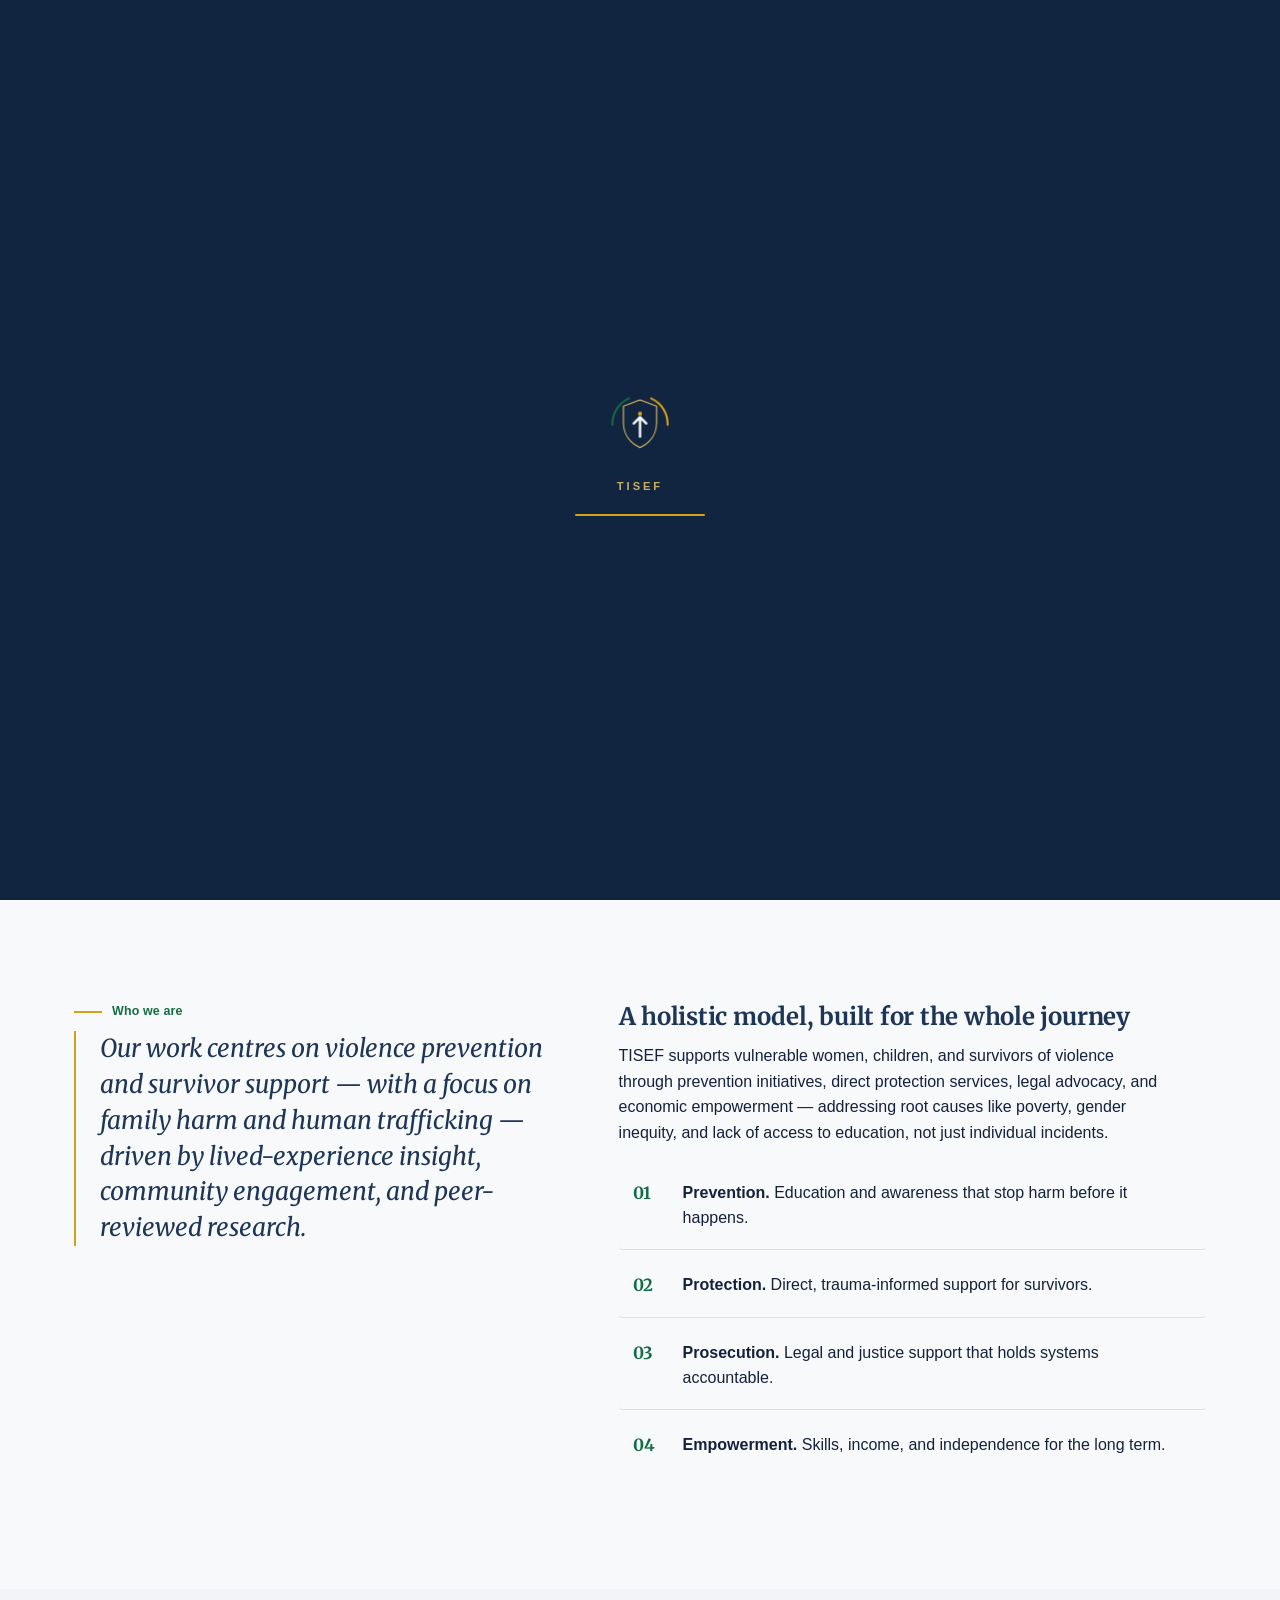
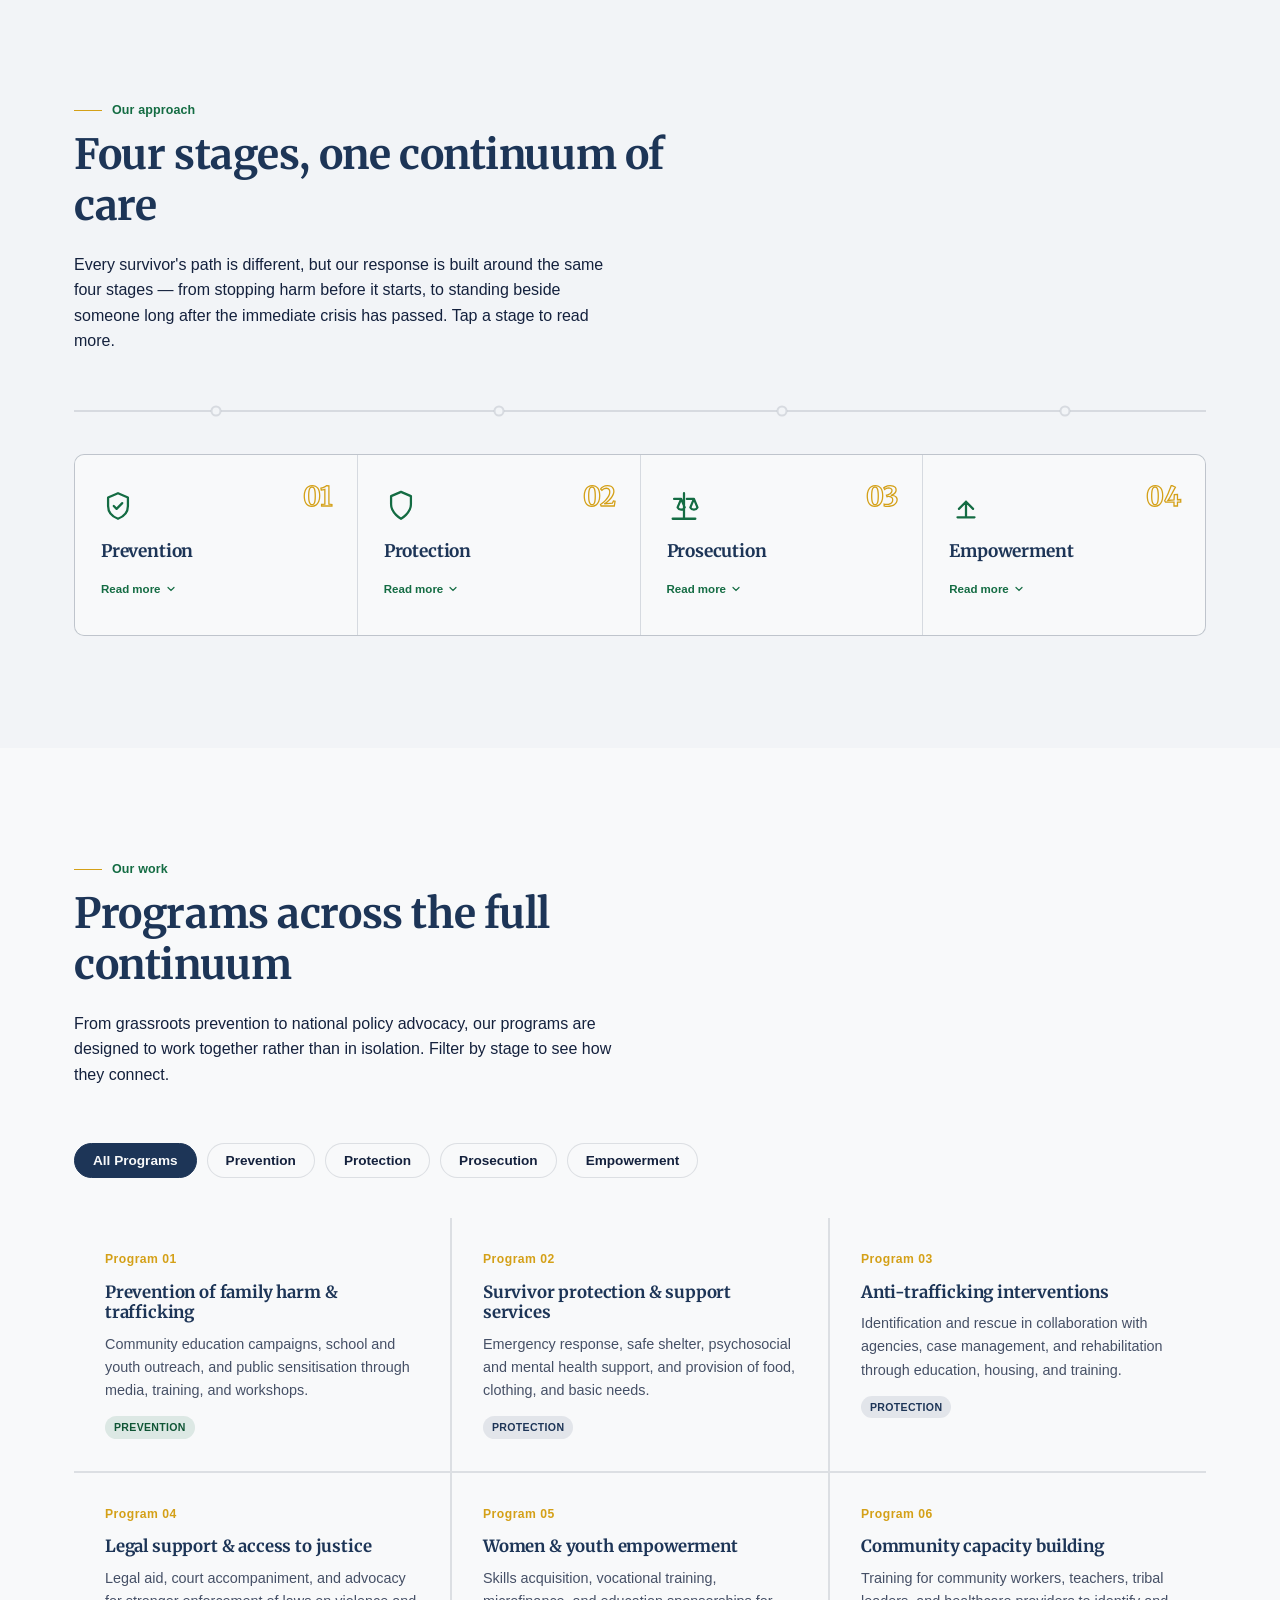
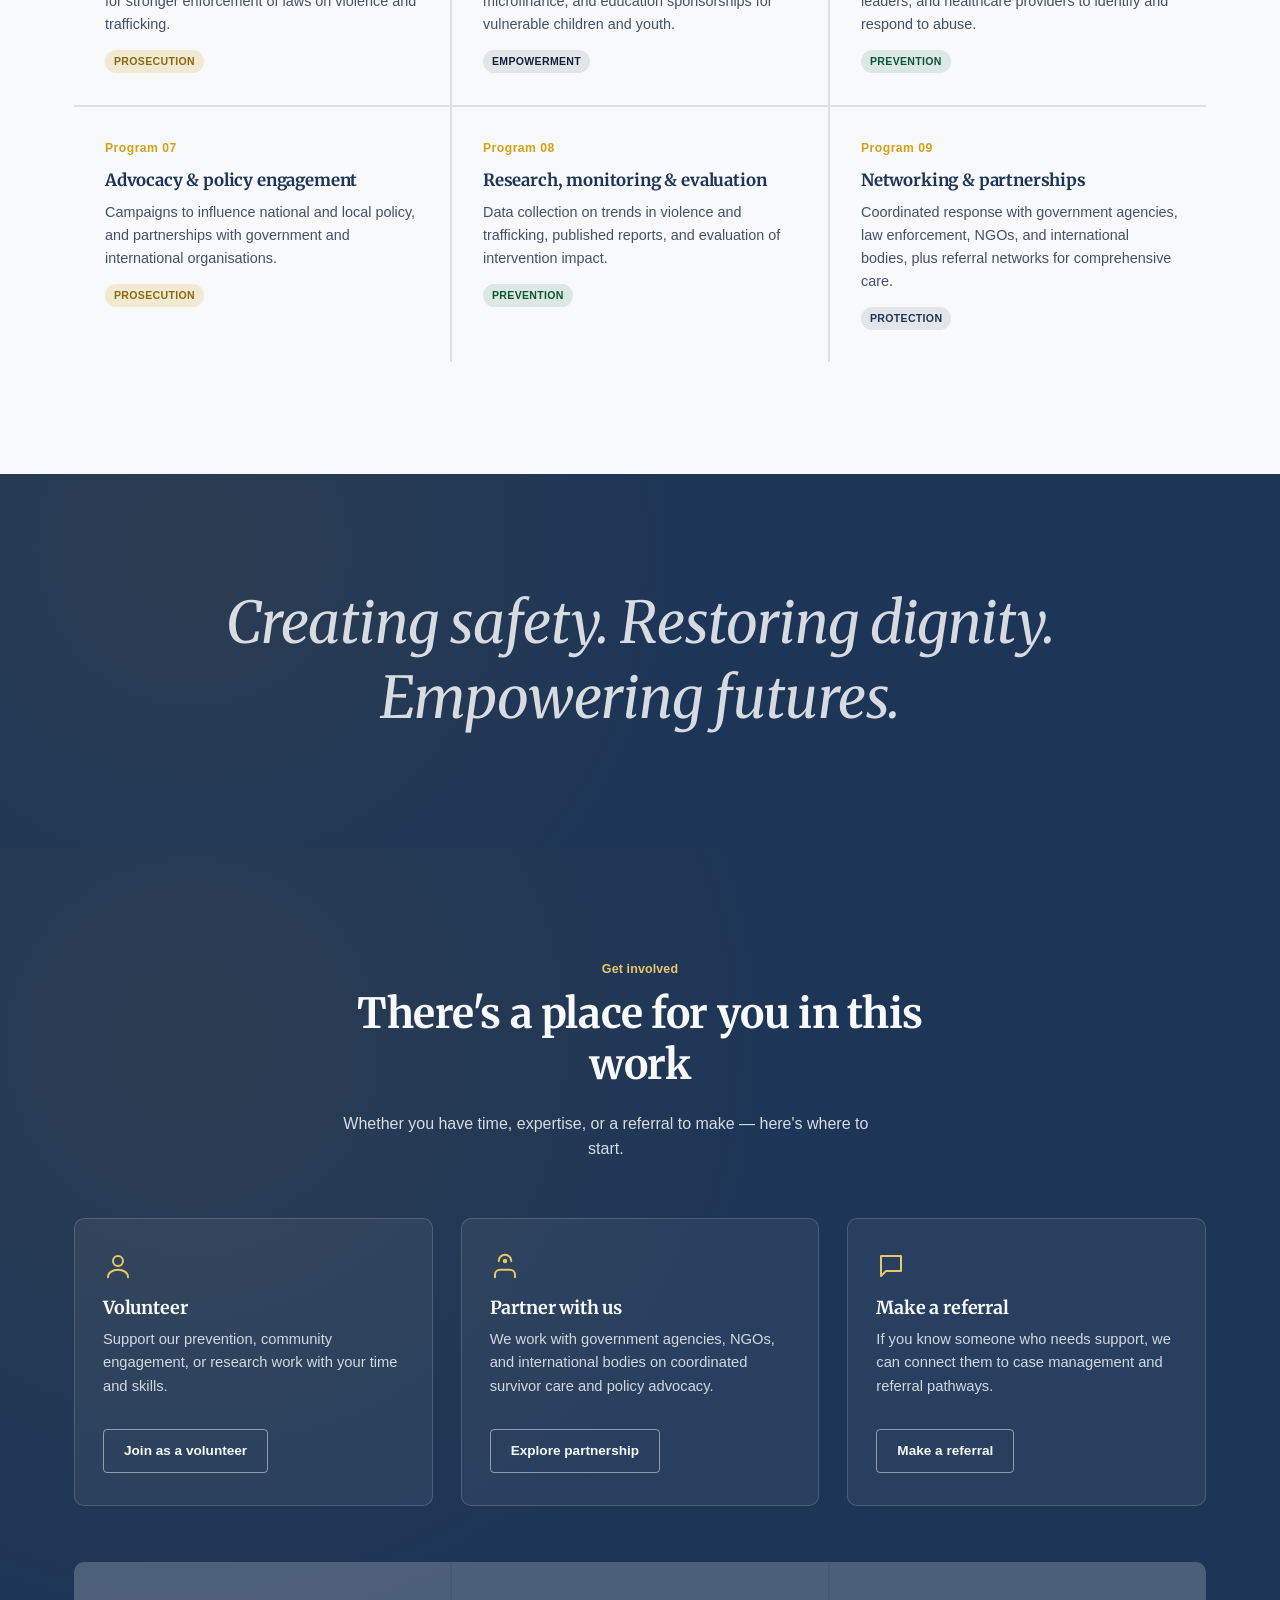
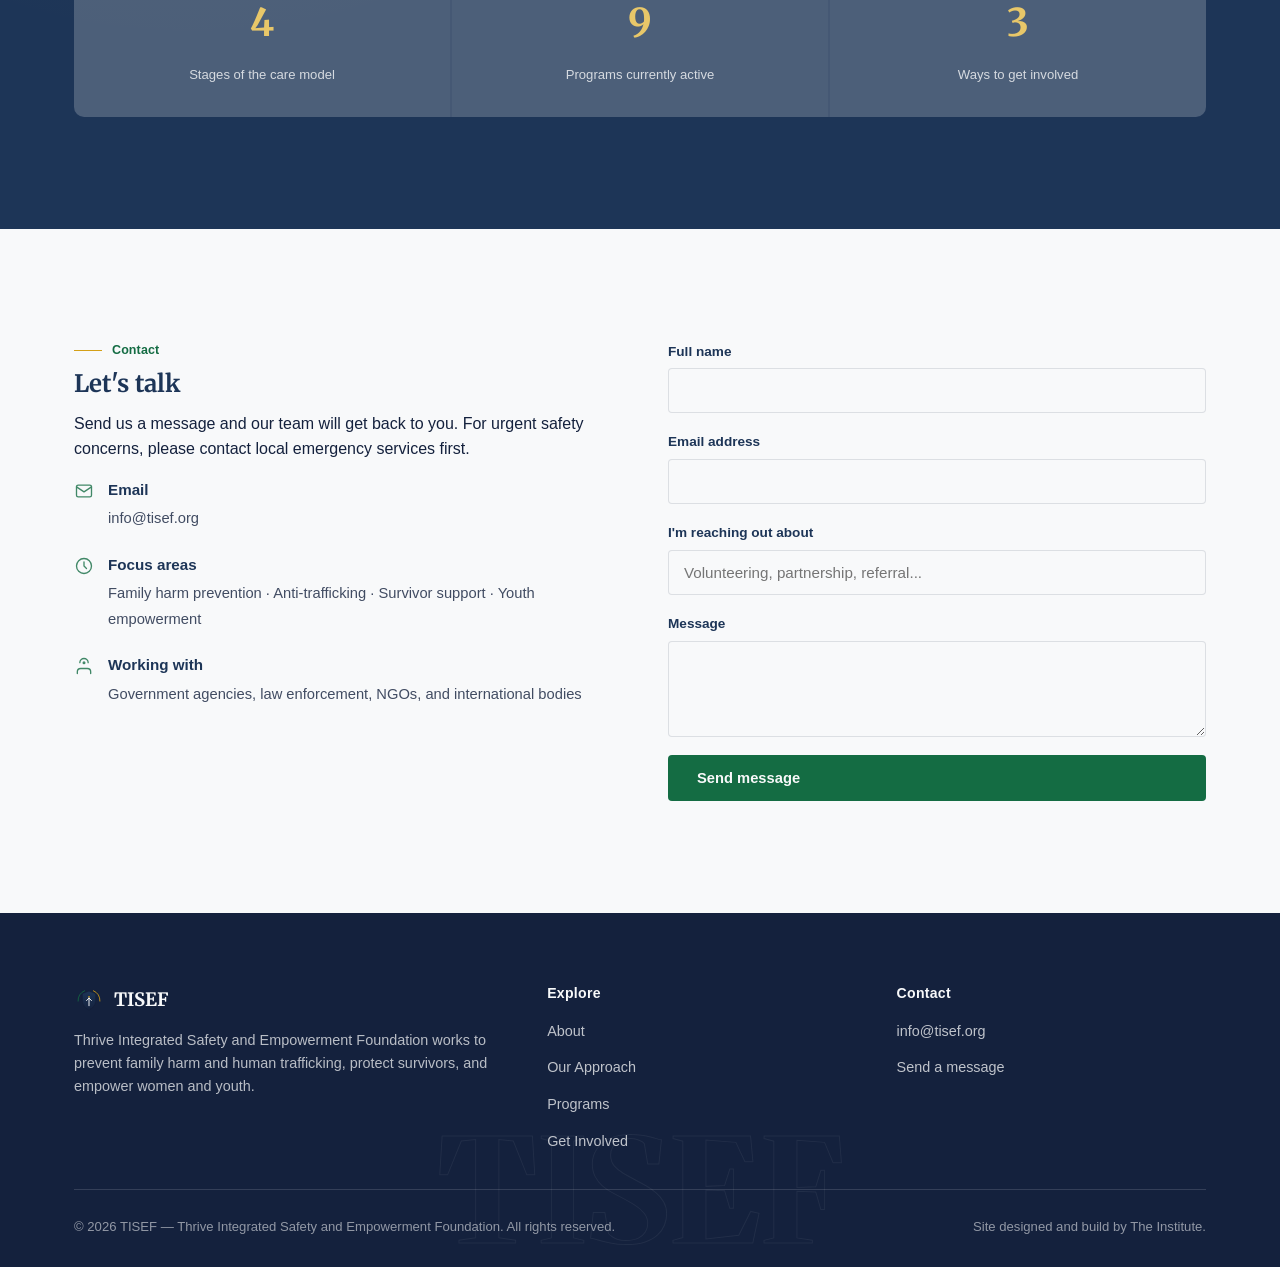
<file: index.html>
<!DOCTYPE html>
<html lang="en">
<head>
<meta charset="UTF-8">
<meta name="viewport" content="width=device-width, initial-scale=1.0">
<title>TISEF — Thrive Integrated Safety and Empowerment Foundation</title>
<meta name="description" content="TISEF works to prevent family harm and human trafficking, protect survivors, and empower women and youth through education, legal support, and community-led programs.">
<link rel="icon" type="image/svg+xml" href="assets/logo.svg">
<link rel="preconnect" href="https://fonts.googleapis.com">
<link rel="preconnect" href="https://fonts.gstatic.com" crossorigin>
<link href="https://fonts.googleapis.com/css2?family=Merriweather:ital,wght@0,400;0,700;1,400&display=swap" rel="stylesheet">
<link rel="stylesheet" href="styles.css">
</head>
<body>

<div class="grain-overlay" aria-hidden="true"></div>

<div class="preloader" id="preloader">
  <div class="preloader-inner">
    <div class="preloader-mark-wrap">
      <svg class="preloader-mark" viewBox="0 0 220 220" xmlns="http://www.w3.org/2000/svg" aria-hidden="true">
        <path class="p-arc p-arc--a" d="M 30 118 A 80 80 0 0 1 78 42" fill="none" stroke-width="6"/>
        <path class="p-arc p-arc--b" d="M 190 118 A 80 80 0 0 0 142 42" fill="none" stroke-width="6"/>
        <path class="p-shield" d="M 110 46 L 158 64 L 158 112 C 158 148 136 172 110 184 C 84 172 62 148 62 112 L 62 64 Z" fill="none" stroke-width="3"/>
        <path class="p-inner" d="M 110 152 L 110 96 M 110 96 L 92 114 M 110 96 L 128 114" fill="none" stroke-width="7"/>
        <circle class="p-dot" cx="110" cy="86" r="6"/>
        <circle class="p-pulse" cx="110" cy="86" r="8" stroke-width="2"/>
      </svg>
    </div>
    <span class="preloader-word">TISEF</span>
    <div class="preloader-bar"><span></span></div>
  </div>
</div>

<div class="cursor-ring" id="cursorRing"><span class="cursor-label" id="cursorLabel"></span></div>
<div class="cursor-dot" id="cursorDot" aria-hidden="true"></div>

<div class="scroll-progress" id="scrollProgress"></div>

<nav class="dot-nav" aria-label="Section navigation">
  <a data-nav href="#about" class="dot-nav__item"><span class="dot-nav__label">About</span></a>
  <a data-nav href="#approach" class="dot-nav__item"><span class="dot-nav__label">Approach</span></a>
  <a data-nav href="#programs" class="dot-nav__item"><span class="dot-nav__label">Programs</span></a>
  <a data-nav href="#involved" class="dot-nav__item"><span class="dot-nav__label">Involved</span></a>
  <a data-nav href="#contact" class="dot-nav__item"><span class="dot-nav__label">Contact</span></a>
</nav>

<header class="site-header" id="siteHeader">
  <nav class="nav">
    <a href="#top" class="brand">
      <img src="assets/logo.svg" alt="TISEF logo">
      <span class="brand-name">TISEF</span>
    </a>
    <ul class="nav-links" id="navLinks">
      <li><a href="#about" data-nav>About</a></li>
      <li><a href="#approach" data-nav>Our Approach</a></li>
      <li><a href="#programs" data-nav>Programs</a></li>
      <li><a href="#involved" data-nav>Get Involved</a></li>
      <li><a href="#contact" data-nav>Contact</a></li>
    </ul>
    <div class="nav-cta">
      <a href="#contact" class="btn btn--ghost-dark">Partner With Us</a>
      <button class="nav-toggle" id="navToggle" aria-label="Toggle navigation" aria-expanded="false">
        <span></span><span></span><span></span>
      </button>
    </div>
  </nav>
</header>

<main id="top">

  <!-- HERO -->
  <section class="hero">
    <div class="container">
      <span class="hero-watermark" aria-hidden="true">SAFETY</span>
      <div class="hero-copy">
        <span class="eyebrow reveal intro-anim">Thrive Integrated Safety and Empowerment Foundation</span>
        <h1 class="hero-title">
          <span class="line"><span class="line-inner intro-anim">Creating safety.</span></span>
          <span class="line"><span class="line-inner intro-anim" style="animation-delay:0.08s">Restoring dignity.</span></span>
          <span class="line"><span class="line-inner intro-anim" style="animation-delay:0.16s">Empowering futures.</span></span>
        </h1>
        <p class="lede reveal reveal--delay2 intro-anim">
          TISEF prevents family harm and human trafficking, protects and supports survivors,
          and builds pathways to independence for vulnerable women, children, and youth —
          working alongside communities, government, and law enforcement.
        </p>
        <div class="hero-actions reveal reveal--delay3 intro-anim">
          <a href="#programs" class="btn btn--primary">
            See our programs
            <svg class="btn__icon" viewBox="0 0 24 24" fill="none" stroke="currentColor" stroke-width="2" stroke-linecap="round"><path d="M5 12h14M13 6l6 6-6 6"/></svg>
          </a>
          <a href="#involved" class="btn btn--ghost-dark">Get involved</a>
        </div>
        <div class="hero-stats reveal reveal--delay3 intro-anim">
          <div class="hero-stat">
            <strong data-count-to="4">0</strong>
            <span>Stages of care</span>
          </div>
          <div class="hero-stat">
            <strong data-count-to="9">0</strong>
            <span>Active programs</span>
          </div>
          <div class="hero-stat">
            <strong>NGO</strong>
            <span>Not-for-profit status</span>
          </div>
          <div class="hero-stat">
            <strong>National</strong>
            <span>Scope of operation</span>
          </div>
        </div>
      </div>
      <div class="hero-art" aria-hidden="true">
        <svg viewBox="0 0 300 340" xmlns="http://www.w3.org/2000/svg">
          <path class="arc arc--a" d="M40 190 A 130 130 0 0 1 110 65" fill="none" stroke="#146C43" stroke-width="6" stroke-linecap="round"/>
          <path class="arc arc--b" d="M260 190 A 130 130 0 0 0 190 65" fill="none" stroke="#D4A017" stroke-width="6" stroke-linecap="round"/>
          <path class="draw intro-anim" d="M150 55 L 220 82 L 220 155 C 220 205 188 242 150 262 C 112 242 80 205 80 155 L 80 82 Z"
                fill="#1D3557" stroke="#0F172A" stroke-width="1.5"/>
          <path class="draw-inner intro-anim" d="M150 210 L 150 130 M150 130 L 126 154 M150 130 L 174 154"
                fill="none" stroke="#F8F9FA" stroke-width="8" stroke-linecap="round" stroke-linejoin="round"/>
          <circle class="apex-dot intro-anim" cx="150" cy="118" r="7" fill="#D4A017"/>
        </svg>
      </div>
      <div class="scroll-cue" aria-hidden="true"><span></span></div>
    </div>
  </section>

  <!-- ABOUT / MISSION -->
  <section class="section" id="about">
    <div class="container mission-grid">
      <div>
        <span class="eyebrow">Who we are</span>
        <blockquote>
          Our work centres on violence prevention and survivor support — with a focus on
          family harm and human trafficking — driven by lived-experience insight,
          community engagement, and peer-reviewed research.
        </blockquote>
      </div>
      <div>
        <h2>A holistic model, built for the whole journey</h2>
        <p>
          TISEF supports vulnerable women, children, and survivors of violence through
          prevention initiatives, direct protection services, legal advocacy, and
          economic empowerment — addressing root causes like poverty, gender inequity,
          and lack of access to education, not just individual incidents.
        </p>
        <ul class="approach-list">
          <li class="approach-item">
            <span class="approach-tag">01</span>
            <span><strong>Prevention.</strong> Education and awareness that stop harm before it happens.</span>
          </li>
          <li class="approach-item">
            <span class="approach-tag">02</span>
            <span><strong>Protection.</strong> Direct, trauma-informed support for survivors.</span>
          </li>
          <li class="approach-item">
            <span class="approach-tag">03</span>
            <span><strong>Prosecution.</strong> Legal and justice support that holds systems accountable.</span>
          </li>
          <li class="approach-item">
            <span class="approach-tag">04</span>
            <span><strong>Empowerment.</strong> Skills, income, and independence for the long term.</span>
          </li>
        </ul>
      </div>
    </div>
  </section>

  <!-- PILLARS (timeline + accordion) -->
  <section class="section section--grey" id="approach">
    <div class="container">
      <div class="section-head reveal-on-scroll">
        <span class="eyebrow">Our approach</span>
        <h2>Four stages, one continuum of care</h2>
        <p>Every survivor's path is different, but our response is built around the same four stages — from stopping harm before it starts, to standing beside someone long after the immediate crisis has passed. Tap a stage to read more.</p>
      </div>

      <div class="timeline-track" aria-hidden="true">
        <div class="timeline-progress" id="timelineProgress"></div>
        <span class="timeline-node" data-node="0"></span>
        <span class="timeline-node" data-node="1"></span>
        <span class="timeline-node" data-node="2"></span>
        <span class="timeline-node" data-node="3"></span>
      </div>

      <div class="pillars" id="pillars">
        <div class="pillar" data-pillar data-cursor="Open">
          <div class="pillar-num">01</div>
          <div class="pillar-icon">
            <svg viewBox="0 0 24 24" fill="none" stroke="currentColor" stroke-width="1.6" stroke-linecap="round" stroke-linejoin="round"><path d="M12 3l7 3v6c0 4.5-3 7.5-7 9-4-1.5-7-4.5-7-9V6l7-3z"/><path d="M9 12l2 2 4-4"/></svg>
          </div>
          <h3>Prevention</h3>
          <p>Community education, school outreach, and public sensitisation on family harm, exploitation, and trafficking risks.</p>
          <span class="pillar-hint">Read more <svg viewBox="0 0 24 24" fill="none" stroke="currentColor" stroke-width="2.4" stroke-linecap="round"><path d="M6 9l6 6 6-6"/></svg></span>
        </div>
        <div class="pillar" data-pillar data-cursor="Open">
          <div class="pillar-num">02</div>
          <div class="pillar-icon">
            <svg viewBox="0 0 24 24" fill="none" stroke="currentColor" stroke-width="1.6" stroke-linecap="round" stroke-linejoin="round"><path d="M12 21s-7-4-7-10V5l7-3 7 3v6c0 6-7 10-7 10z"/></svg>
          </div>
          <h3>Protection</h3>
          <p>Emergency response, safe shelter, psychosocial and mental health support, and basic needs for survivors.</p>
          <span class="pillar-hint">Read more <svg viewBox="0 0 24 24" fill="none" stroke="currentColor" stroke-width="2.4" stroke-linecap="round"><path d="M6 9l6 6 6-6"/></svg></span>
        </div>
        <div class="pillar" data-pillar data-cursor="Open">
          <div class="pillar-num">03</div>
          <div class="pillar-icon">
            <svg viewBox="0 0 24 24" fill="none" stroke="currentColor" stroke-width="1.6" stroke-linecap="round" stroke-linejoin="round"><path d="M12 3v18M5 7h5l-2.5 6a2.8 2.8 0 0 0 5 0L10 7M14 7h5l-2.5 6a2.8 2.8 0 0 0 5 0L19 7M4 21h16"/></svg>
          </div>
          <h3>Prosecution</h3>
          <p>Legal aid, court accompaniment, and advocacy for stronger enforcement of protective laws.</p>
          <span class="pillar-hint">Read more <svg viewBox="0 0 24 24" fill="none" stroke="currentColor" stroke-width="2.4" stroke-linecap="round"><path d="M6 9l6 6 6-6"/></svg></span>
        </div>
        <div class="pillar" data-pillar data-cursor="Open">
          <div class="pillar-num">04</div>
          <div class="pillar-icon">
            <svg viewBox="0 0 24 24" fill="none" stroke="currentColor" stroke-width="1.6" stroke-linecap="round" stroke-linejoin="round"><path d="M12 20V9M12 9l-5 5M12 9l5 5M6 20h12"/></svg>
          </div>
          <h3>Empowerment</h3>
          <p>Vocational training, microfinance, and education sponsorships that build lasting independence.</p>
          <span class="pillar-hint">Read more <svg viewBox="0 0 24 24" fill="none" stroke="currentColor" stroke-width="2.4" stroke-linecap="round"><path d="M6 9l6 6 6-6"/></svg></span>
        </div>
      </div>
    </div>
  </section>

  <!-- PROGRAMS (filterable) -->
  <section class="section" id="programs">
    <div class="container">
      <div class="section-head reveal-on-scroll">
        <span class="eyebrow">Our work</span>
        <h2>Programs across the full continuum</h2>
        <p>From grassroots prevention to national policy advocacy, our programs are designed to work together rather than in isolation. Filter by stage to see how they connect.</p>
      </div>

      <div class="filter-bar" role="tablist" aria-label="Filter programs by stage">
        <button class="filter-pill is-active" data-filter="all" data-cursor="Filter" role="tab" aria-selected="true">All Programs</button>
        <button class="filter-pill" data-filter="prevention" data-cursor="Filter" role="tab" aria-selected="false">Prevention</button>
        <button class="filter-pill" data-filter="protection" data-cursor="Filter" role="tab" aria-selected="false">Protection</button>
        <button class="filter-pill" data-filter="prosecution" data-cursor="Filter" role="tab" aria-selected="false">Prosecution</button>
        <button class="filter-pill" data-filter="empowerment" data-cursor="Filter" role="tab" aria-selected="false">Empowerment</button>
      </div>

      <div class="program-grid" id="programGrid">
        <div class="program-card" data-pillar="prevention">
          <span class="program-index">Program 01</span>
          <h3>Prevention of family harm &amp; trafficking</h3>
          <p>Community education campaigns, school and youth outreach, and public sensitisation through media, training, and workshops.</p>
          <span class="program-tag" data-tag="prevention">Prevention</span>
        </div>
        <div class="program-card" data-pillar="protection">
          <span class="program-index">Program 02</span>
          <h3>Survivor protection &amp; support services</h3>
          <p>Emergency response, safe shelter, psychosocial and mental health support, and provision of food, clothing, and basic needs.</p>
          <span class="program-tag" data-tag="protection">Protection</span>
        </div>
        <div class="program-card" data-pillar="protection">
          <span class="program-index">Program 03</span>
          <h3>Anti-trafficking interventions</h3>
          <p>Identification and rescue in collaboration with agencies, case management, and rehabilitation through education, housing, and training.</p>
          <span class="program-tag" data-tag="protection">Protection</span>
        </div>
        <div class="program-card" data-pillar="prosecution">
          <span class="program-index">Program 04</span>
          <h3>Legal support &amp; access to justice</h3>
          <p>Legal aid, court accompaniment, and advocacy for stronger enforcement of laws on violence and trafficking.</p>
          <span class="program-tag" data-tag="prosecution">Prosecution</span>
        </div>
        <div class="program-card" data-pillar="empowerment">
          <span class="program-index">Program 05</span>
          <h3>Women &amp; youth empowerment</h3>
          <p>Skills acquisition, vocational training, microfinance, and education sponsorships for vulnerable children and youth.</p>
          <span class="program-tag" data-tag="empowerment">Empowerment</span>
        </div>
        <div class="program-card" data-pillar="prevention">
          <span class="program-index">Program 06</span>
          <h3>Community capacity building</h3>
          <p>Training for community workers, teachers, tribal leaders, and healthcare providers to identify and respond to abuse.</p>
          <span class="program-tag" data-tag="prevention">Prevention</span>
        </div>
        <div class="program-card" data-pillar="prosecution">
          <span class="program-index">Program 07</span>
          <h3>Advocacy &amp; policy engagement</h3>
          <p>Campaigns to influence national and local policy, and partnerships with government and international organisations.</p>
          <span class="program-tag" data-tag="prosecution">Prosecution</span>
        </div>
        <div class="program-card" data-pillar="prevention">
          <span class="program-index">Program 08</span>
          <h3>Research, monitoring &amp; evaluation</h3>
          <p>Data collection on trends in violence and trafficking, published reports, and evaluation of intervention impact.</p>
          <span class="program-tag" data-tag="prevention">Prevention</span>
        </div>
        <div class="program-card" data-pillar="protection">
          <span class="program-index">Program 09</span>
          <h3>Networking &amp; partnerships</h3>
          <p>Coordinated response with government agencies, law enforcement, NGOs, and international bodies, plus referral networks for comprehensive care.</p>
          <span class="program-tag" data-tag="protection">Protection</span>
        </div>
      </div>
    </div>
  </section>

  <!-- MANIFESTO (kinetic type) -->
  <section class="section section--navy manifesto" id="manifesto">
    <div class="container">
      <p class="manifesto-text" id="manifestoText">
        <span class="word">Creating</span> <span class="word">safety.</span>
        <span class="word">Restoring</span> <span class="word">dignity.</span>
        <span class="word">Empowering</span> <span class="word">futures.</span>
      </p>
    </div>
  </section>

  <!-- GET INVOLVED -->
  <section class="section section--navy" id="involved">
    <div class="container">
      <div class="section-head center reveal-on-scroll">
        <span class="eyebrow">Get involved</span>
        <h2>There's a place for you in this work</h2>
        <p>Whether you have time, expertise, or a referral to make — here's where to start.</p>
      </div>
      <div class="involve-grid">
        <div class="involve-card">
          <div class="involve-icon"><svg viewBox="0 0 24 24" fill="none" stroke="currentColor" stroke-width="1.6" stroke-linecap="round" stroke-linejoin="round"><circle cx="12" cy="8" r="4"/><path d="M4 21c0-4 4-6 8-6s8 2 8 6"/></svg></div>
          <h3>Volunteer</h3>
          <p>Support our prevention, community engagement, or research work with your time and skills.</p>
          <a href="#contact" class="btn btn--ghost">Join as a volunteer</a>
        </div>
        <div class="involve-card">
          <div class="involve-icon"><svg viewBox="0 0 24 24" fill="none" stroke="currentColor" stroke-width="1.6" stroke-linecap="round" stroke-linejoin="round"><path d="M17 8a5 5 0 0 0-10 0M4 21v-2a4 4 0 0 1 4-4h8a4 4 0 0 1 4 4v2"/><circle cx="12" cy="8" r="1"/></svg></div>
          <h3>Partner with us</h3>
          <p>We work with government agencies, NGOs, and international bodies on coordinated survivor care and policy advocacy.</p>
          <a href="#contact" class="btn btn--ghost">Explore partnership</a>
        </div>
        <div class="involve-card">
          <div class="involve-icon"><svg viewBox="0 0 24 24" fill="none" stroke="currentColor" stroke-width="1.6" stroke-linecap="round" stroke-linejoin="round"><path d="M4 4h16v12H8l-4 4V4z"/></svg></div>
          <h3>Make a referral</h3>
          <p>If you know someone who needs support, we can connect them to case management and referral pathways.</p>
          <a href="#contact" class="btn btn--ghost">Make a referral</a>
        </div>
      </div>
      <div class="counters">
        <div class="counter"><strong data-count-to="4">0</strong><span>Stages of the care model</span></div>
        <div class="counter"><strong data-count-to="9">0</strong><span>Programs currently active</span></div>
        <div class="counter"><strong data-count-to="3">0</strong><span>Ways to get involved</span></div>
      </div>
    </div>
  </section>

  <!-- CONTACT -->
  <section class="section" id="contact">
    <div class="container contact-grid">
      <div>
        <span class="eyebrow">Contact</span>
        <h2>Let's talk</h2>
        <p>Send us a message and our team will get back to you. For urgent safety concerns, please contact local emergency services first.</p>
        <div class="contact-details">
          <div class="contact-item">
            <span class="contact-item-icon"><svg viewBox="0 0 24 24" fill="none" stroke="currentColor" stroke-width="1.6" stroke-linecap="round" stroke-linejoin="round"><rect x="3" y="5" width="18" height="14" rx="2"/><path d="M3 7l9 6 9-6"/></svg></span>
            <div>
              <strong>Email</strong>
              <span>info@tisef.org</span>
            </div>
          </div>
          <div class="contact-item">
            <span class="contact-item-icon"><svg viewBox="0 0 24 24" fill="none" stroke="currentColor" stroke-width="1.6" stroke-linecap="round" stroke-linejoin="round"><circle cx="12" cy="12" r="9"/><path d="M12 7v5l3 3"/></svg></span>
            <div>
              <strong>Focus areas</strong>
              <span>Family harm prevention · Anti-trafficking · Survivor support · Youth empowerment</span>
            </div>
          </div>
          <div class="contact-item">
            <span class="contact-item-icon"><svg viewBox="0 0 24 24" fill="none" stroke="currentColor" stroke-width="1.6" stroke-linecap="round" stroke-linejoin="round"><path d="M17 8a5 5 0 0 0-10 0M4 21v-2a4 4 0 0 1 4-4h8a4 4 0 0 1 4 4v2"/><circle cx="12" cy="8" r="1"/></svg></span>
            <div>
              <strong>Working with</strong>
              <span>Government agencies, law enforcement, NGOs, and international bodies</span>
            </div>
          </div>
        </div>
      </div>
      <form class="contact-form" id="contactForm" novalidate>
        <div class="form-row">
          <label for="name">Full name</label>
          <input type="text" id="name" name="name" required>
        </div>
        <div class="form-row">
          <label for="email">Email address</label>
          <input type="email" id="email" name="email" required>
        </div>
        <div class="form-row">
          <label for="reason">I'm reaching out about</label>
          <input type="text" id="reason" name="reason" placeholder="Volunteering, partnership, referral...">
        </div>
        <div class="form-row">
          <label for="message">Message</label>
          <textarea id="message" name="message" rows="4" required></textarea>
        </div>
        <button type="submit" class="btn btn--primary">Send message</button>
        <div class="form-success" id="formSuccess">
          <svg viewBox="0 0 24 24" fill="none" stroke="currentColor" stroke-width="2" stroke-linecap="round" stroke-linejoin="round"><path d="M20 6L9 17l-5-5"/></svg>
          <span>Thanks for reaching out — please also email info@tisef.org directly until this form is connected to a backend.</span>
        </div>
        <!-- <p class="form-note">This form doesn't send yet — connect it to a form service (e.g. Formspree) or backend once one is chosen.</p> -->
      </form>
    </div>
  </section>

</main>

<footer class="site-footer">
  <span class="footer-watermark" aria-hidden="true">TISEF</span>
  <div class="container">
    <div class="footer-top">
      <div>
        <div class="footer-brand">
          <img src="assets/logo.svg" alt="TISEF logo">
          <span>TISEF</span>
        </div>
        <p>Thrive Integrated Safety and Empowerment Foundation works to prevent family harm and human trafficking, protect survivors, and empower women and youth.</p>
      </div>
      <div class="footer-col">
        <h4>Explore</h4>
        <ul>
          <li><a href="#about">About</a></li>
          <li><a href="#approach">Our Approach</a></li>
          <li><a href="#programs">Programs</a></li>
          <li><a href="#involved">Get Involved</a></li>
        </ul>
      </div>
      <div class="footer-col">
        <h4>Contact</h4>
        <ul>
          <li><a href="mailto:info@tisef.org">info@tisef.org</a></li>
          <li><a href="#contact">Send a message</a></li>
        </ul>
      </div>
    </div>
    <div class="footer-bottom">
      <span>© <span id="year"></span> TISEF — Thrive Integrated Safety and Empowerment Foundation. All rights reserved.</span>
      <span>Site designed and build by The Institute.</span>
    </div>
  </div>
</footer>

<button class="back-to-top" id="backToTop" aria-label="Back to top">
  <svg viewBox="0 0 24 24" fill="none" stroke="currentColor" stroke-width="2" stroke-linecap="round" stroke-linejoin="round"><path d="M12 19V5M5 12l7-7 7 7"/></svg>
</button>

<script src="script.js"></script>
</body>
</html>
</file>
<file: styles.css>
/* =========================================================
   TISEF — Thrive Integrated Safety and Empowerment Foundation
   Stylesheet
   ========================================================= */

:root {
  --navy: #1D3557;
  --navy-deep: #122540;
  --ink: #14213D;
  --green: #146C43;
  --green-deep: #0F5535;
  --gold: #D4A017;
  --gold-soft: #E8C769;
  --white: #F8F9FA;
  --grey: #F2F4F7;
  --line: rgba(20, 33, 61, 0.12);
  --line-navy: rgba(248, 249, 250, 0.18);

  --font-body: -apple-system, BlinkMacSystemFont, "SF Pro Text", "SF Pro Display", "Segoe UI", Roboto, Helvetica, Arial, sans-serif;
  --font-display: "Merriweather", Georgia, "Iowan Old Style", serif;

  --max-w: 1180px;
  --radius-sm: 4px;
  --radius-md: 10px;

  --ease: cubic-bezier(0.22, 1, 0.36, 1);
}

* { box-sizing: border-box; }

html {
  scroll-behavior: smooth;
  scrollbar-color: var(--navy) var(--grey);
  scrollbar-width: thin;
}

::-webkit-scrollbar { width: 10px; height: 10px; }
::-webkit-scrollbar-track { background: var(--grey); }
::-webkit-scrollbar-thumb { background: var(--navy); border-radius: 10px; border: 2px solid var(--grey); }
::-webkit-scrollbar-thumb:hover { background: var(--green); }

::selection { background: var(--gold); color: var(--navy-deep); }

@media (prefers-reduced-motion: reduce) {
  html { scroll-behavior: auto; }
  *, *::before, *::after { animation-duration: 0.001ms !important; animation-iteration-count: 1 !important; transition-duration: 0.001ms !important; scroll-behavior: auto !important; }
}

body {
  margin: 0;
  font-family: var(--font-body);
  color: var(--ink);
  background: var(--white);
  line-height: 1.6;
  -webkit-font-smoothing: antialiased;
}

body.has-cursor, body.has-cursor * {
  cursor: none;
}

h1, h2, h3, h4 {
  font-family: var(--font-display);
  color: var(--navy);
  margin: 0 0 0.5em;
  line-height: 1.22;
  font-weight: 700;
  letter-spacing: -0.01em;
}

p { margin: 0 0 1em; max-width: 62ch; }

a { color: inherit; }

img, svg { max-width: 100%; display: block; }

.container {
  max-width: var(--max-w);
  margin: 0 auto;
  padding: 0 24px;
}

.eyebrow {
  font-family: var(--font-body);
  font-size: 0.78rem;
  font-weight: 600;
  letter-spacing: 0.01em;
  color: var(--green);
  margin-bottom: 0.7em;
  display: flex;
  align-items: center;
  gap: 10px;
}

.eyebrow::before {
  content: "";
  display: inline-block;
  width: 28px;
  height: 1.5px;
  background: var(--gold);
}

.section { padding: 112px 0; }
.section--tight { padding: 76px 0; }

.section--grey { background: var(--grey); }

.section--navy {
  background: var(--navy);
  background-image: radial-gradient(circle at 15% 20%, rgba(212,160,23,0.08), transparent 45%);
  color: var(--white);
}
.section--navy h2, .section--navy h3, .section--navy p { color: var(--white); }
.section--navy p { opacity: 0.85; }
.section--navy .eyebrow { color: var(--gold-soft); }

.section-head { max-width: 640px; margin-bottom: 56px; }
.section-head h2 { font-size: clamp(1.9rem, 3.4vw, 2.6rem); }

.section-head.center { max-width: 620px; margin-left: auto; margin-right: auto; text-align: center; }
.section-head.center .eyebrow { justify-content: center; }
.section-head.center .eyebrow::before { display: none; }

/* Gate intro animations behind the preloader so staggers read correctly */
.intro-anim { animation-play-state: paused; }
body.is-loaded .intro-anim { animation-play-state: running; }

/* =========================
   Grain overlay
   ========================= */
.grain-overlay {
  position: fixed;
  inset: 0;
  background-image: url("data:image/svg+xml,%3Csvg xmlns='http://www.w3.org/2000/svg' width='140' height='140'%3E%3Cfilter id='n'%3E%3CfeTurbulence type='fractalNoise' baseFrequency='0.9' numOctaves='2' stitchTiles='stitch'/%3E%3C/filter%3E%3Crect width='100%25' height='100%25' filter='url(%23n)'/%3E%3C/svg%3E");
  opacity: 0.035;
  mix-blend-mode: overlay;
  pointer-events: none;
  z-index: 90;
}

/* =========================
   Preloader
   ========================= */
.preloader {
  position: fixed;
  inset: 0;
  background: var(--navy-deep);
  z-index: 300;
  display: flex;
  align-items: center;
  justify-content: center;
  transition: opacity 0.7s var(--ease), visibility 0.7s;
}

.preloader-inner { display: flex; flex-direction: column; align-items: center; gap: 18px; }

.preloader-mark-wrap {
  position: relative;
  width: 76px;
  height: 76px;
  animation: pSeal 0.5s var(--ease) forwards 1.75s;
}
.preloader-mark { width: 100%; height: 100%; position: relative; z-index: 1; }

.preloader-mark .p-arc { opacity: 0; stroke-linecap: round; }
.preloader-mark .p-arc--a { stroke: var(--green); stroke-dasharray: 150; stroke-dashoffset: 150; animation: pDraw 0.5s var(--ease) forwards 0.05s, pFadeIn 0.01s linear forwards 0.05s; }
.preloader-mark .p-arc--b { stroke: var(--gold); stroke-dasharray: 150; stroke-dashoffset: 150; animation: pDraw 0.5s var(--ease) forwards 0.15s, pFadeIn 0.01s linear forwards 0.15s; }

.preloader-mark .p-shield {
  opacity: 0;
  stroke: var(--gold-soft);
  stroke-dasharray: 460;
  stroke-dashoffset: 460;
  animation: pDraw 0.85s var(--ease) forwards 0.35s, pFadeIn 0.01s linear forwards 0.35s;
}

.preloader-mark .p-inner {
  opacity: 0;
  stroke: var(--white);
  stroke-linecap: round;
  stroke-linejoin: round;
  stroke-dasharray: 160;
  stroke-dashoffset: 160;
  animation: pDraw 0.55s var(--ease) forwards 1.05s, pFadeIn 0.01s linear forwards 1.05s;
}

.preloader-mark .p-dot {
  fill: var(--gold);
  opacity: 0;
  transform-origin: 110px 86px;
  animation: pDotPop 0.4s var(--ease) forwards 1.5s;
}

.preloader-mark .p-pulse {
  fill: none;
  stroke: var(--gold);
  opacity: 0;
  transform-origin: 110px 86px;
  animation: pPulse 0.7s ease-out forwards 1.55s;
}

@keyframes pDraw { to { stroke-dashoffset: 0; } }
@keyframes pFadeIn { to { opacity: 1; } }
@keyframes pDotPop { 0% { opacity: 0; transform: scale(0); } 60% { opacity: 1; transform: scale(1.35); } 100% { opacity: 1; transform: scale(1); } }
@keyframes pPulse { 0% { opacity: 0.9; transform: scale(1); } 100% { opacity: 0; transform: scale(3.6); } }
@keyframes pSeal { 0% { transform: scale(1); } 55% { transform: scale(1.08); } 100% { transform: scale(1); } }

.preloader-word {
  font-family: var(--font-body);
  font-size: 0.7rem;
  font-weight: 600;
  letter-spacing: 0.26em;
  color: var(--gold-soft);
  opacity: 0;
  animation: pWordIn 0.5s ease forwards 1.3s;
}
@keyframes pWordIn { to { opacity: 0.85; } }

.preloader-bar { width: 130px; height: 2px; background: rgba(248,249,250,0.15); overflow: hidden; border-radius: 2px; }
.preloader-bar span { display: block; height: 100%; width: 0%; background: var(--gold); animation: barFill 1900ms ease forwards 0.1s; }

@keyframes barFill { to { width: 100%; } }

body.is-loaded .preloader { opacity: 0; visibility: hidden; pointer-events: none; }

@media (prefers-reduced-motion: reduce) {
  .preloader { display: none; }
}

/* =========================
   Custom cursor — a wayfinding mark, not a generic dot
   A precise gold point plus a trailing diamond "compass" ring that
   points in the direction of travel, and morphs into a labeled pill
   over elements that need a hint (open a stage, filter programs).
   ========================= */
.cursor-dot {
  position: fixed;
  top: 0; left: 0;
  width: 5px; height: 5px;
  border-radius: 50%;
  background: var(--gold);
  pointer-events: none;
  z-index: 251;
  opacity: 0;
  transition: opacity 0.2s ease;
}
.cursor-dot.is-visible { opacity: 0.95; }

.cursor-ring {
  position: fixed;
  top: 0; left: 0;
  width: 22px; height: 22px;
  border: 1.5px solid var(--navy);
  background: transparent;
  pointer-events: none;
  z-index: 250;
  opacity: 0;
  display: flex;
  align-items: center;
  justify-content: center;
  transition: width 0.28s var(--ease), height 0.28s var(--ease), border-radius 0.28s var(--ease),
              background 0.28s var(--ease), border-color 0.28s ease, padding 0.28s var(--ease), opacity 0.2s ease;
}
.cursor-ring.is-visible { opacity: 1; }

.cursor-ring.is-hover {
  width: 36px; height: 36px;
  border-color: var(--gold);
  background: rgba(212, 160, 23, 0.08);
}

.cursor-ring.is-hover-label {
  width: auto; height: 32px;
  padding: 0 16px;
  border-radius: 999px;
  background: var(--navy);
  border-color: var(--navy);
}

.cursor-label {
  display: none;
  font-family: var(--font-body);
  font-size: 0.7rem;
  font-weight: 600;
  letter-spacing: 0.02em;
  color: var(--gold-soft);
  white-space: nowrap;
}
.cursor-ring.is-hover-label .cursor-label { display: inline-block; }

@media (max-width: 720px) {
  .cursor-dot, .cursor-ring { display: none; }
}

/* =========================
   Buttons
   ========================= */
.btn {
  display: inline-flex;
  align-items: center;
  gap: 9px;
  padding: 14px 28px;
  border-radius: var(--radius-sm);
  font-family: var(--font-body);
  font-weight: 600;
  font-size: 0.92rem;
  text-decoration: none;
  border: 1.5px solid transparent;
  cursor: pointer;
  position: relative;
  overflow: hidden;
  transition: transform 0.25s var(--ease), box-shadow 0.25s var(--ease), border-color 0.2s ease, color 0.2s ease, background 0.2s ease;
}

.btn--primary { background: var(--green); color: var(--white); }
.btn--primary:hover { box-shadow: 0 10px 24px -8px rgba(20, 108, 67, 0.55); }

.btn--ghost { background: transparent; border-color: rgba(248, 249, 250, 0.5); color: inherit; }
.btn--ghost:hover { background: rgba(248, 249, 250, 0.1); border-color: var(--gold-soft); }

.btn--ghost-dark { background: transparent; border-color: var(--navy); color: var(--navy); }
.btn--ghost-dark:hover { background: var(--navy); color: var(--white); }

.btn__icon { width: 16px; height: 16px; transition: transform 0.3s var(--ease); }
.btn:hover .btn__icon { transform: translateX(3px); }

/* =========================
   Scroll progress rule
   ========================= */
.scroll-progress {
  position: fixed;
  top: 0; left: 0;
  height: 2px;
  width: 0%;
  background: linear-gradient(90deg, var(--green), var(--gold));
  z-index: 100;
  transition: width 0.1s linear;
}

/* =========================
   Side progress dots
   ========================= */
.dot-nav {
  position: fixed;
  right: 28px;
  top: 50%;
  transform: translateY(-50%);
  display: flex;
  flex-direction: column;
  gap: 20px;
  z-index: 45;
}

.dot-nav__item {
  display: block;
  width: 8px;
  height: 8px;
  border-radius: 50%;
  background: var(--line);
  position: relative;
  transition: background 0.25s ease, transform 0.25s ease;
}

.dot-nav__item.is-active { background: var(--gold); transform: scale(1.5); }

.dot-nav__label {
  position: absolute;
  right: 18px; top: 50%;
  transform: translateY(-50%) translateX(6px);
  font-size: 0.72rem;
  font-weight: 600;
  color: var(--navy);
  background: var(--white);
  padding: 4px 10px;
  border-radius: 4px;
  white-space: nowrap;
  opacity: 0;
  pointer-events: none;
  transition: opacity 0.2s ease, transform 0.2s ease;
  box-shadow: 0 8px 20px -6px rgba(20, 33, 61, 0.3);
}

.dot-nav__item:hover .dot-nav__label { opacity: 1; transform: translateY(-50%) translateX(0); }

@media (max-width: 1180px) { .dot-nav { display: none; } }

/* =========================
   Header / Nav
   ========================= */
.site-header {
  position: sticky;
  top: 0;
  z-index: 50;
  background: rgba(248, 249, 250, 0.92);
  backdrop-filter: blur(10px);
  border-bottom: 1px solid transparent;
  transition: border-color 0.3s ease, box-shadow 0.3s ease;
}

.site-header.is-scrolled {
  border-bottom-color: var(--line);
  box-shadow: 0 8px 24px -18px rgba(20, 33, 61, 0.35);
}

.nav {
  display: flex;
  align-items: center;
  justify-content: space-between;
  padding: 18px 24px;
  max-width: var(--max-w);
  margin: 0 auto;
  transition: padding 0.3s ease;
}

.is-scrolled .nav { padding: 12px 24px; }

.brand { display: flex; align-items: center; gap: 10px; text-decoration: none; }
.brand img { width: 32px; height: 32px; transition: width 0.3s ease, height 0.3s ease; }
.is-scrolled .brand img { width: 27px; height: 27px; }

.brand-name {
  font-family: var(--font-display);
  font-weight: 700;
  font-size: 1.2rem;
  color: var(--navy);
  letter-spacing: 0.01em;
}

.nav-links { display: flex; gap: 30px; list-style: none; margin: 0; padding: 0; }

.nav-links a {
  position: relative;
  text-decoration: none;
  font-size: 0.9rem;
  font-weight: 500;
  color: var(--ink);
  padding-bottom: 4px;
}

.nav-links a::after {
  content: "";
  position: absolute;
  left: 0; bottom: 0;
  width: 0;
  height: 1.5px;
  background: var(--gold);
  transition: width 0.28s var(--ease);
}

.nav-links a:hover::after, .nav-links a.is-active::after { width: 100%; }
.nav-links a.is-active { color: var(--navy); font-weight: 600; }

.nav-cta { display: flex; align-items: center; gap: 14px; }

.nav-toggle { display: none; background: none; border: none; cursor: pointer; padding: 8px; }
.nav-toggle span { display: block; width: 24px; height: 2px; background: var(--navy); margin: 5px 0; transition: transform 0.25s ease, opacity 0.2s ease; }
.nav-toggle.is-open span:nth-child(1) { transform: translateY(7px) rotate(45deg); }
.nav-toggle.is-open span:nth-child(2) { opacity: 0; }
.nav-toggle.is-open span:nth-child(3) { transform: translateY(-7px) rotate(-45deg); }

/* =========================
   Hero
   ========================= */
.hero {
  padding: 96px 0 84px;
  background: radial-gradient(ellipse 900px 500px at 85% -10%, rgba(20,108,67,0.06), transparent 60%), var(--white);
  overflow: hidden;
  position: relative;
}

.hero .container { display: grid; grid-template-columns: 1.15fr 0.85fr; gap: 48px; align-items: center; position: relative; }

.hero-watermark {
  position: absolute;
  top: -0.35em;
  right: -2%;
  font-family: var(--font-display);
  font-size: clamp(4rem, 13vw, 11rem);
  font-weight: 700;
  color: transparent;
  -webkit-text-stroke: 1px rgba(29, 53, 87, 0.08);
  letter-spacing: -0.02em;
  z-index: 0;
  pointer-events: none;
  user-select: none;
  white-space: nowrap;
}

.hero-copy { position: relative; z-index: 1; }

.hero-title .line { display: block; overflow: hidden; padding-bottom: 0.06em; }
.hero-title .line-inner {
  display: block;
  transform: translateY(112%);
  animation: lineUp 0.95s var(--ease) forwards;
}
@keyframes lineUp { to { transform: translateY(0); } }

.hero-title { font-size: clamp(2.3rem, 4.6vw, 3.7rem); letter-spacing: -0.015em; }

.hero-copy .lede { font-size: 1.12rem; color: var(--ink); opacity: 0.85; max-width: 52ch; }

.hero-actions { display: flex; gap: 14px; margin-top: 30px; flex-wrap: wrap; }

.hero-stats {
  margin-top: 48px;
  display: grid;
  grid-template-columns: repeat(4, auto);
  gap: 36px;
  border-top: 1px solid var(--line);
  padding-top: 26px;
}

.hero-stat strong { display: block; font-family: var(--font-display); color: var(--navy); font-size: 1.9rem; font-weight: 700; line-height: 1; margin-bottom: 6px; }
.hero-stat span { font-size: 0.8rem; opacity: 0.72; letter-spacing: 0.01em; }

.hero-art { display: flex; justify-content: center; align-items: center; position: relative; z-index: 1; }
.hero-art svg { width: 100%; max-width: 380px; height: auto; transition: transform 0.3s ease-out; }
.hero-art .arc { transform-origin: 150px 150px; }
.hero-art .arc--a { animation: driftA 9s ease-in-out infinite; }
.hero-art .arc--b { animation: driftB 11s ease-in-out infinite; }

@keyframes driftA { 0%, 100% { transform: rotate(0deg); } 50% { transform: rotate(4deg); } }
@keyframes driftB { 0%, 100% { transform: rotate(0deg); } 50% { transform: rotate(-4deg); } }

.hero-art .draw { stroke-dasharray: 620; stroke-dashoffset: 620; animation: drawIn 1.6s var(--ease) forwards; }
.hero-art .draw-inner { stroke-dasharray: 220; stroke-dashoffset: 220; animation: drawIn 1s var(--ease) forwards 0.8s; }
.hero-art .apex-dot { opacity: 0; animation: fadeIn 0.5s ease forwards 1.6s; }

@keyframes drawIn { to { stroke-dashoffset: 0; } }
@keyframes fadeIn { to { opacity: 1; } }

@media (prefers-reduced-motion: reduce) {
  .hero-art .arc--a, .hero-art .arc--b { animation: none; }
  .hero-art .draw, .hero-art .draw-inner { stroke-dashoffset: 0; animation: none; }
  .hero-art .apex-dot { opacity: 1; animation: none; }
  .hero-title .line-inner { transform: translateY(0); animation: none; }
}

.scroll-cue {
  position: absolute;
  bottom: 18px; left: 50%;
  transform: translateX(-50%);
  width: 1px; height: 46px;
  background: var(--line);
  overflow: hidden;
  z-index: 1;
}
.scroll-cue span { display: block; width: 100%; height: 14px; background: var(--gold); animation: cueMove 2.2s ease-in-out infinite; }
@keyframes cueMove { 0% { transform: translateY(-20px); } 100% { transform: translateY(56px); } }
@media (max-width: 720px) { .scroll-cue { display: none; } }

/* =========================
   Reveal-on-load
   ========================= */
.reveal { opacity: 0; transform: translateY(16px); animation: revealIn 0.8s var(--ease) forwards; }
.reveal--delay1 { animation-delay: 0.15s; }
.reveal--delay2 { animation-delay: 0.3s; }
.reveal--delay3 { animation-delay: 0.45s; }
@keyframes revealIn { to { opacity: 1; transform: translateY(0); } }

.reveal-on-scroll { opacity: 0; transform: translateY(20px); transition: opacity 0.7s var(--ease), transform 0.7s var(--ease); }
.reveal-on-scroll.is-visible { opacity: 1; transform: translateY(0); }

/* =========================
   Mission
   ========================= */
.mission-grid { display: grid; grid-template-columns: 0.9fr 1.1fr; gap: 64px; align-items: start; }

.mission-grid blockquote {
  font-family: var(--font-display);
  font-size: 1.55rem;
  font-weight: 400;
  font-style: italic;
  color: var(--navy);
  margin: 0;
  padding-left: 24px;
  border-left: 2px solid var(--gold);
  line-height: 1.45;
}

.approach-list { list-style: none; margin: 0; padding: 0; display: grid; gap: 4px; }

.approach-item {
  display: flex;
  gap: 18px;
  padding: 18px 14px;
  border-bottom: 1px solid var(--line);
  border-radius: var(--radius-sm);
  transition: background 0.25s ease, padding-left 0.25s ease;
  cursor: default;
}
.approach-item:last-child { border-bottom: none; }
.approach-item:hover { background: var(--grey); padding-left: 20px; }

.approach-tag { font-family: var(--font-display); font-weight: 700; color: var(--green); min-width: 32px; font-size: 1.05rem; }

/* =========================
   Timeline + Pillars
   ========================= */
.timeline-track { position: relative; height: 2px; background: var(--line); margin-bottom: 42px; }
.timeline-progress {
  position: absolute; top: 0; left: 0; height: 100%; width: 0%;
  background: linear-gradient(90deg, var(--green), var(--gold));
  transition: width 0.5s var(--ease);
}
.timeline-node {
  position: absolute; top: 50%;
  width: 11px; height: 11px;
  border-radius: 50%;
  background: var(--grey);
  border: 2px solid var(--line);
  transform: translate(-50%, -50%);
  transition: border-color 0.3s ease, background 0.3s ease, transform 0.3s var(--ease);
}
.timeline-node[data-node="0"] { left: 12.5%; }
.timeline-node[data-node="1"] { left: 37.5%; }
.timeline-node[data-node="2"] { left: 62.5%; }
.timeline-node[data-node="3"] { left: 87.5%; }
.timeline-node.is-active { background: var(--gold); border-color: var(--gold); transform: translate(-50%, -50%) scale(1.3); }

@media (max-width: 720px) { .timeline-track { display: none; } }

.pillars {
  display: grid;
  grid-template-columns: repeat(4, 1fr);
  gap: 1px;
  background: var(--line);
  border: 1px solid var(--line);
  border-radius: var(--radius-md);
  overflow: hidden;
}

.pillar { background: var(--white); padding: 34px 26px; position: relative; cursor: pointer; transition: background 0.3s ease; }
.pillar:hover, .pillar.is-open { background: var(--grey); }

.pillar-icon { width: 34px; height: 34px; margin-bottom: 18px; color: var(--green); }
.pillar-icon svg { width: 100%; height: 100%; }

.pillar-num {
  position: absolute; top: 28px; right: 24px;
  font-family: var(--font-display);
  font-size: 1.7rem; font-weight: 700;
  color: transparent;
  -webkit-text-stroke: 1.3px var(--gold);
  line-height: 1;
}

.pillar h3 { font-size: 1.08rem; margin-bottom: 8px; padding-right: 30px; }

.pillar p {
  font-size: 0.9rem; opacity: 0.8; margin: 0;
  max-height: 0; overflow: hidden;
  transition: max-height 0.4s var(--ease), opacity 0.3s ease, margin-top 0.4s ease;
}
.pillar.is-open p { max-height: 140px; opacity: 0.85; margin-top: 4px; }

.pillar-hint { font-size: 0.72rem; color: var(--green); font-weight: 600; margin-top: 10px; display: inline-flex; align-items: center; gap: 4px; }
.pillar-hint svg { width: 12px; height: 12px; transition: transform 0.3s var(--ease); }
.pillar.is-open .pillar-hint svg { transform: rotate(180deg); }

/* =========================
   Programs + filters
   ========================= */
.filter-bar { display: flex; flex-wrap: wrap; gap: 10px; margin-bottom: 40px; }

.filter-pill {
  font-family: var(--font-body);
  font-size: 0.85rem; font-weight: 600;
  padding: 9px 18px;
  border-radius: 999px;
  border: 1.5px solid var(--line);
  background: var(--white);
  color: var(--ink);
  cursor: pointer;
  transition: background 0.25s ease, border-color 0.25s ease, color 0.25s ease, transform 0.2s ease;
}
.filter-pill:hover { border-color: var(--green); transform: translateY(-1px); }
.filter-pill.is-active { background: var(--navy); border-color: var(--navy); color: var(--white); }

.program-grid { display: grid; grid-template-columns: repeat(3, 1fr); gap: 2px; background: var(--line); }

.program-card {
  background: var(--white);
  padding: 32px 28px;
  border-left: 3px solid transparent;
  transition: border-color 0.25s ease, background 0.25s ease, transform 0.25s var(--ease), opacity 0.3s ease;
  position: relative;
  opacity: 1;
}
.program-card:hover { border-left-color: var(--green); background: var(--grey); transform: translateX(2px); }
.program-card.is-hidden { opacity: 0; transform: scale(0.96); pointer-events: none; }

.program-card .program-index { font-family: var(--font-body); font-weight: 600; font-size: 0.76rem; color: var(--gold); letter-spacing: 0.04em; margin-bottom: 12px; display: block; }
.program-card h3 { font-size: 1.05rem; margin-bottom: 10px; }
.program-card p { font-size: 0.9rem; opacity: 0.78; margin: 0; }

.program-tag { display: inline-block; font-size: 0.66rem; font-weight: 700; letter-spacing: 0.03em; text-transform: uppercase; padding: 3px 9px; border-radius: 999px; margin-top: 14px; }
.program-tag[data-tag="prevention"] { background: rgba(20,108,67,0.12); color: var(--green-deep); }
.program-tag[data-tag="protection"] { background: rgba(29,53,87,0.1); color: var(--navy); }
.program-tag[data-tag="prosecution"] { background: rgba(212,160,23,0.18); color: #8a6a10; }
.program-tag[data-tag="empowerment"] { background: rgba(20,33,61,0.09); color: var(--ink); }

/* =========================
   Manifesto (kinetic type)
   ========================= */
.manifesto { text-align: center; }
.manifesto-text {
  font-family: var(--font-display);
  font-size: clamp(1.9rem, 5.4vw, 3.6rem);
  font-weight: 400;
  font-style: italic;
  line-height: 1.3;
  max-width: 900px;
  margin: 0 auto;
  color: var(--white);
}
.manifesto-text .word { display: inline-block; opacity: 0.18; transition: opacity 0.6s var(--ease); }
.manifesto-text.is-visible .word { opacity: 1; }
.manifesto-text.is-visible .word:nth-child(1) { transition-delay: 0.02s; }
.manifesto-text.is-visible .word:nth-child(2) { transition-delay: 0.09s; }
.manifesto-text.is-visible .word:nth-child(3) { transition-delay: 0.16s; }
.manifesto-text.is-visible .word:nth-child(4) { transition-delay: 0.23s; }
.manifesto-text.is-visible .word:nth-child(5) { transition-delay: 0.30s; }
.manifesto-text.is-visible .word:nth-child(6) { transition-delay: 0.37s; }

/* =========================
   Counters
   ========================= */
.counters { display: grid; grid-template-columns: repeat(3, 1fr); gap: 2px; background: var(--line-navy); border-radius: var(--radius-md); overflow: hidden; margin-top: 56px; }
.counter { background: rgba(248,249,250,0.04); padding: 30px 24px; text-align: center; }
.counter strong { display: block; font-family: var(--font-display); font-size: 2.4rem; font-weight: 700; color: var(--gold-soft); margin-bottom: 8px; }
.counter span { font-size: 0.82rem; opacity: 0.8; }

/* =========================
   Get Involved
   ========================= */
.involve-grid { display: grid; grid-template-columns: repeat(3, 1fr); gap: 28px; }

.involve-card {
  background: rgba(248, 249, 250, 0.05);
  border: 1px solid rgba(248, 249, 250, 0.16);
  border-radius: var(--radius-md);
  padding: 32px 28px;
  transition: border-color 0.3s ease, transform 0.3s var(--ease), background 0.3s ease;
}
.involve-card:hover { border-color: var(--gold-soft); background: rgba(248, 249, 250, 0.08); transform: translateY(-4px); }

.involve-icon { width: 30px; height: 30px; color: var(--gold-soft); margin-bottom: 16px; }
.involve-icon svg { width: 100%; height: 100%; }

.involve-card h3 { color: var(--white); font-size: 1.12rem; }
.involve-card p { font-size: 0.92rem; opacity: 0.82; }
.involve-card .btn { margin-top: 16px; padding: 10px 20px; font-size: 0.85rem; }

/* =========================
   Contact
   ========================= */
.contact-grid { display: grid; grid-template-columns: 1fr 1fr; gap: 56px; }
.contact-details { display: grid; gap: 22px; margin-top: 8px; }
.contact-item { display: flex; gap: 14px; align-items: flex-start; }
.contact-item-icon { width: 20px; height: 20px; color: var(--green); flex-shrink: 0; margin-top: 3px; }
.contact-item-icon svg { width: 100%; height: 100%; }
.contact-item strong { display: block; font-family: var(--font-body); color: var(--navy); font-size: 0.95rem; margin-bottom: 3px; }
.contact-item span { font-size: 0.92rem; opacity: 0.8; }

form.contact-form { display: grid; gap: 18px; position: relative; }
.form-row { display: grid; gap: 6px; }
.form-row label { font-family: var(--font-body); font-size: 0.85rem; font-weight: 600; color: var(--navy); }
.form-row input, .form-row textarea {
  font-family: var(--font-body); font-size: 0.95rem; padding: 13px 15px;
  border: 1.5px solid var(--line); border-radius: var(--radius-sm);
  background: var(--white); color: var(--ink);
  transition: border-color 0.2s ease, box-shadow 0.2s ease;
}
.form-row input:focus, .form-row textarea:focus { outline: none; border-color: var(--green); box-shadow: 0 0 0 3px rgba(20, 108, 67, 0.12); }
.form-note { font-size: 0.82rem; opacity: 0.6; margin-top: -8px; }

.form-success {
  display: none; align-items: center; gap: 10px;
  background: rgba(20, 108, 67, 0.08); border: 1px solid rgba(20, 108, 67, 0.3);
  color: var(--green-deep); padding: 14px 16px; border-radius: var(--radius-sm);
  font-size: 0.9rem; font-weight: 500;
  opacity: 0; transform: translateY(-6px);
  transition: opacity 0.35s var(--ease), transform 0.35s var(--ease);
}
.form-success.is-shown { display: flex; opacity: 1; transform: translateY(0); }
.form-success svg { width: 18px; height: 18px; flex-shrink: 0; }

/* =========================
   Footer
   ========================= */
.site-footer { background: var(--ink); color: var(--white); padding: 72px 0 30px; position: relative; overflow: hidden; }

.footer-watermark {
  position: absolute;
  bottom: -0.28em; left: 50%;
  transform: translateX(-50%);
  font-family: var(--font-display);
  font-size: clamp(3.5rem, 13vw, 9rem);
  font-weight: 700;
  color: transparent;
  -webkit-text-stroke: 1px rgba(248, 249, 250, 0.06);
  white-space: nowrap;
  pointer-events: none;
  user-select: none;
}

.footer-top { position: relative; display: grid; grid-template-columns: 1.4fr 1fr 1fr; gap: 40px; padding-bottom: 36px; border-bottom: 1px solid rgba(248, 249, 250, 0.14); }

.footer-brand { display: flex; align-items: center; gap: 10px; margin-bottom: 14px; }
.footer-brand span { font-family: var(--font-display); font-weight: 700; font-size: 1.15rem; }
.footer-brand img { width: 30px; height: 30px; }

.site-footer p { opacity: 0.72; font-size: 0.9rem; }

.footer-col h4 { color: var(--white); font-family: var(--font-body); font-size: 0.88rem; font-weight: 600; letter-spacing: 0.02em; margin-bottom: 16px; }
.footer-col ul { list-style: none; margin: 0; padding: 0; display: grid; gap: 11px; }
.footer-col a { text-decoration: none; opacity: 0.75; font-size: 0.9rem; transition: opacity 0.2s ease, color 0.2s ease; }
.footer-col a:hover { opacity: 1; color: var(--gold-soft); }

.footer-bottom { position: relative; display: flex; justify-content: space-between; align-items: center; padding-top: 26px; flex-wrap: wrap; gap: 12px; font-size: 0.82rem; opacity: 0.55; }

/* =========================
   Back to top
   ========================= */
.back-to-top {
  position: fixed; right: 24px; bottom: 24px;
  width: 44px; height: 44px; border-radius: 50%;
  background: var(--navy); color: var(--white); border: none;
  display: flex; align-items: center; justify-content: center;
  cursor: pointer;
  opacity: 0; visibility: hidden; transform: translateY(10px);
  transition: opacity 0.3s ease, transform 0.3s var(--ease), visibility 0.3s, background 0.2s ease;
  z-index: 40;
}
.back-to-top.is-shown { opacity: 1; visibility: visible; transform: translateY(0); }
.back-to-top:hover { background: var(--green); }
.back-to-top svg { width: 18px; height: 18px; }

/* =========================
   Responsive
   ========================= */
@media (max-width: 980px) {
  .hero .container { grid-template-columns: 1fr; }
  .hero-art { order: -1; max-width: 260px; margin: 0 auto; }
  .hero-watermark { display: none; }
  .hero-stats { grid-template-columns: repeat(2, auto); row-gap: 22px; }
  .mission-grid { grid-template-columns: 1fr; }
  .pillars { grid-template-columns: repeat(2, 1fr); }
  .program-grid { grid-template-columns: repeat(2, 1fr); }
  .involve-grid { grid-template-columns: 1fr; }
  .contact-grid { grid-template-columns: 1fr; }
  .footer-top { grid-template-columns: 1fr 1fr; }
  .counters { grid-template-columns: 1fr; }
}

@media (max-width: 720px) {
  .nav-links, .nav-cta .btn--ghost-dark { display: none; }
  .nav-toggle { display: block; }
  .nav-links.open {
    display: flex; flex-direction: column;
    position: absolute; top: 100%; left: 0; right: 0;
    background: var(--white); padding: 20px 24px; gap: 18px;
    border-bottom: 1px solid var(--line);
    animation: dropIn 0.3s var(--ease);
  }
  @keyframes dropIn { from { opacity: 0; transform: translateY(-10px); } to { opacity: 1; transform: translateY(0); } }

  .section { padding: 64px 0; }
  .pillars { grid-template-columns: 1fr; }
  .program-grid { grid-template-columns: 1fr; }
  .footer-top { grid-template-columns: 1fr; }
  .footer-watermark { display: none; }
  .hero-stats { grid-template-columns: repeat(2, auto); }
  .back-to-top { right: 16px; bottom: 16px; }
  .cursor { display: none; }
}
</file>
